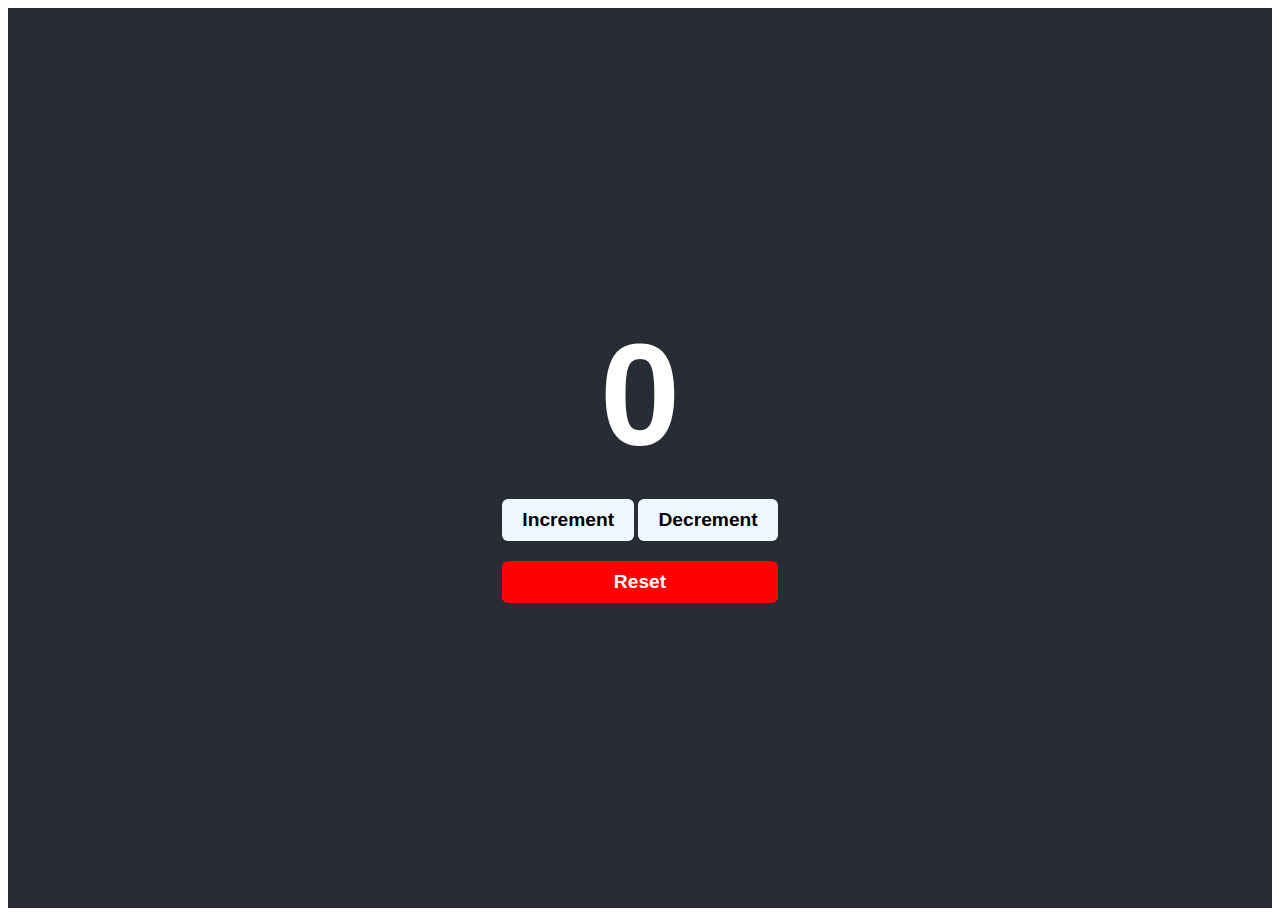
<file: project/index.html>
<!doctype html>
<html lang="en">
  <head>
    <meta charset="UTF-8" />
    <meta name="viewport" content="width=device-width, initial-scale=1.0" />
    <title>Document</title>
    <style>
      main {
        display: flex;
        flex-direction: column;
        align-items: center;
        justify-content: center;
        height: 100vh;
        gap: 20px;
        background-color: #282c34;
        color: white;
        font-family: Arial, sans-serif;
      }
      .value {
        font-size: 9rem;
        font-weight: bold;
      }
      .buttons {
        display: flex;
        gap: 20px;
        align-items: center;
        justify-content: center;
        flex-direction: column;
      }
      button {
        padding: 10px 20px;
        font-size: 1.2rem;
        cursor: pointer;
        background-color: aliceblue;
        border: none;
        border-radius: 6px;
        font-weight: bold;
        transition: background-color 0.3s;
      }
      button:hover {
        background-color: #d4e2e9;
      }
      .Reset {
        background-color: red;
        color: white;
        width: 100%;
      }
      .Reset:hover {
        background-color: darkred;
      }
    </style>
  </head>

  <body>
    <main>
      <div class="value">0</div>
      <div class="buttons">
        <div>
          <button class="Increment">Increment</button>
          <button class="Decrement">Decrement</button>
        </div>
        <button class="Reset">Reset</button>
      </div>
    </main>
    <script>
      // Selecting elements
      const valueEl = document.querySelector(".value");
      const incrementBtn = document.querySelector(".Increment");
      const decrementBtn = document.querySelector(".Decrement");
      const resetBtn = document.querySelector(".Reset");
      let counter = 0;
      // Update display function
      function updateDisplay() {
        valueEl.textContent = counter;
      }
      // Event listeners
      incrementBtn.addEventListener("click", () => {
        counter++;
        updateDisplay();
      });

      decrementBtn.addEventListener("click", () => {
        counter--;
        updateDisplay();
      });

      resetBtn.addEventListener("click", () => {
        counter = 0;
        updateDisplay();
      });
    </script>
  </body>
</html>
</file>
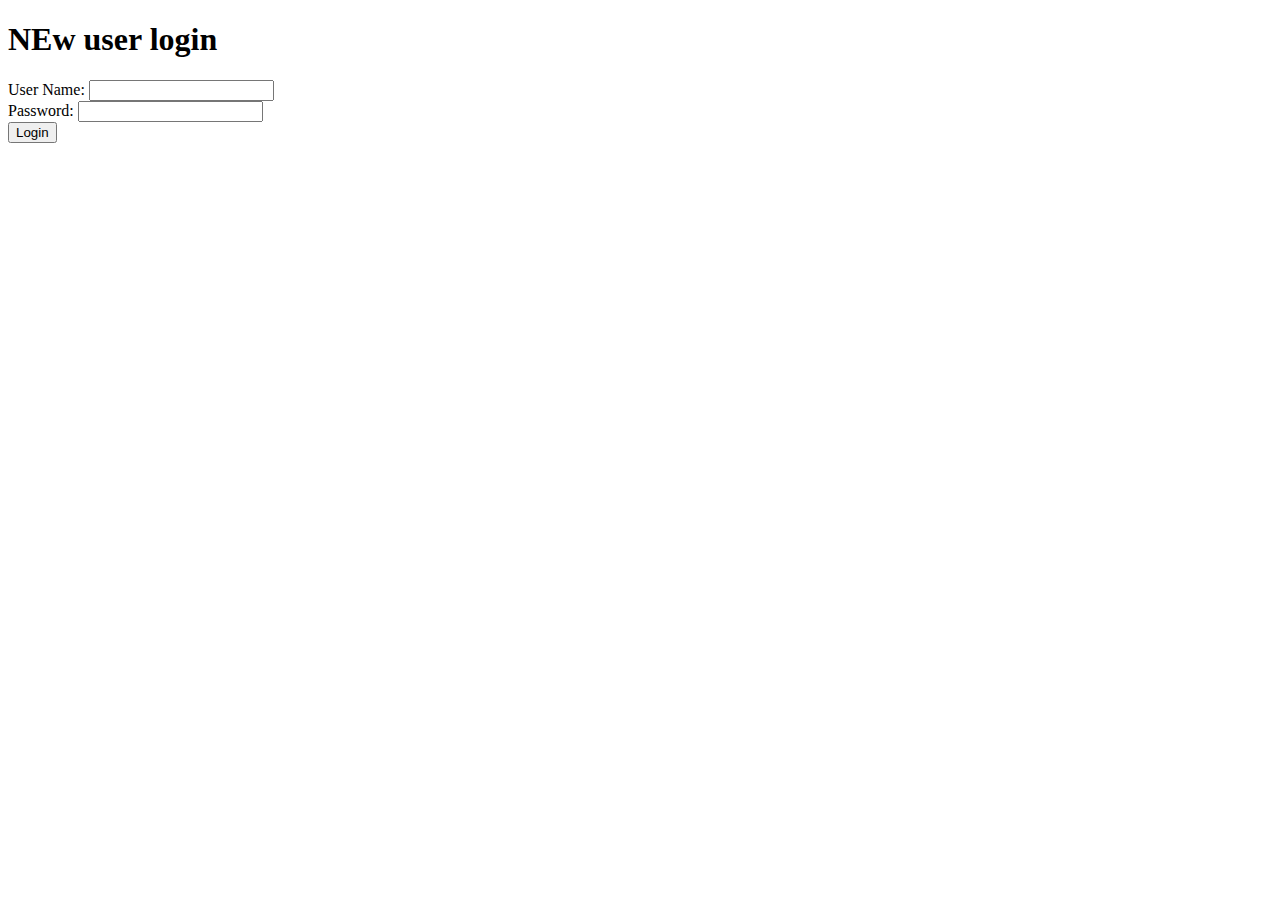
<file: student-project/bibak/index.html>
<!DOCTYPE html>
<html lang="en">
<head>
    <meta charset="UTF-8">
    <meta name="viewport" content="width=device-width, initial-scale=1.0">
    <title>Document</title>
</head>
<body>
    <h1>NEw user login</h1>

        <div class="user-name">
            <label for="username">User Name:</label>
            <input type="text" id="username" name="username">
        </div>
        <div class="password">
            <label for="password">Password:</label>
            <input type="password" id="password" name="password">
        </div>
        <div class="submit-btn">
            <input type="submit" value="Login" onclick="handleSubmit(event)">
        </div>
</body>
<script>
const Username = document.getElementById('username');
const Password = document.querySelector('.password input');
const SubmitBtn = document.querySelector('.submit-btn input');
const UserList = [];
const NewUser = {
    username: '',
    password: ''

};
function handleSubmit(e){
    e.preventDefault();
    
    NewUser.username = Username.value;
    NewUser.password = Password.value;
    console.log(NewUser);
    UserList.push([...Object.values(NewUser)]);
    console.log(UserList);
};

</script>
</html>
</file>
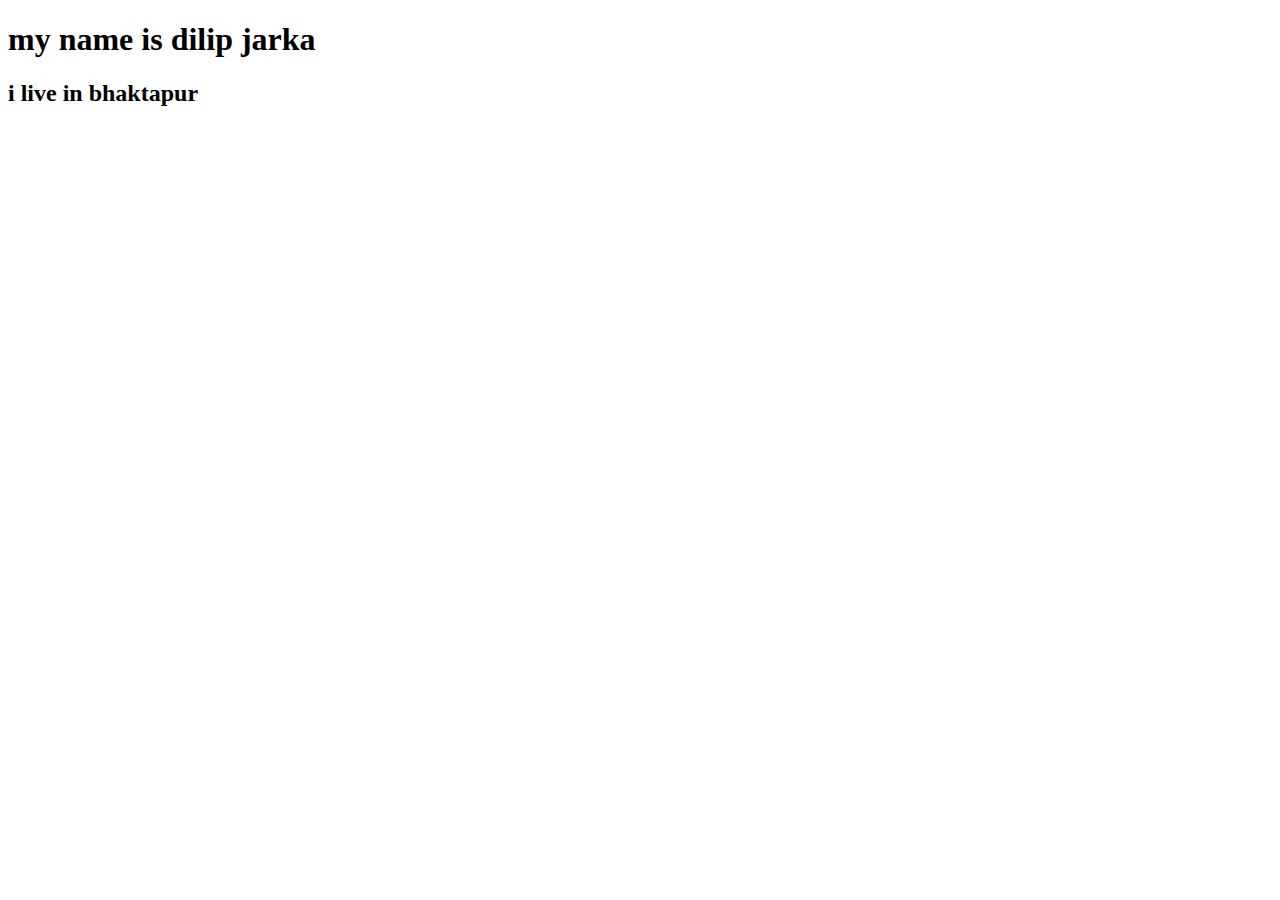
<file: student-project/dilip jarka/index.html>
<!DOCTYPE html>
<html lang="en">
<head>
    <meta charset="UTF-8">
    <meta name="viewport" content="width=device-width, initial-scale=1.0">
    <title>Document</title>
</head>
<body>
    <h1>my name is dilip jarka</h1>
    <h2>i live in bhaktapur</h2>
    
</body>
</html>
</file>
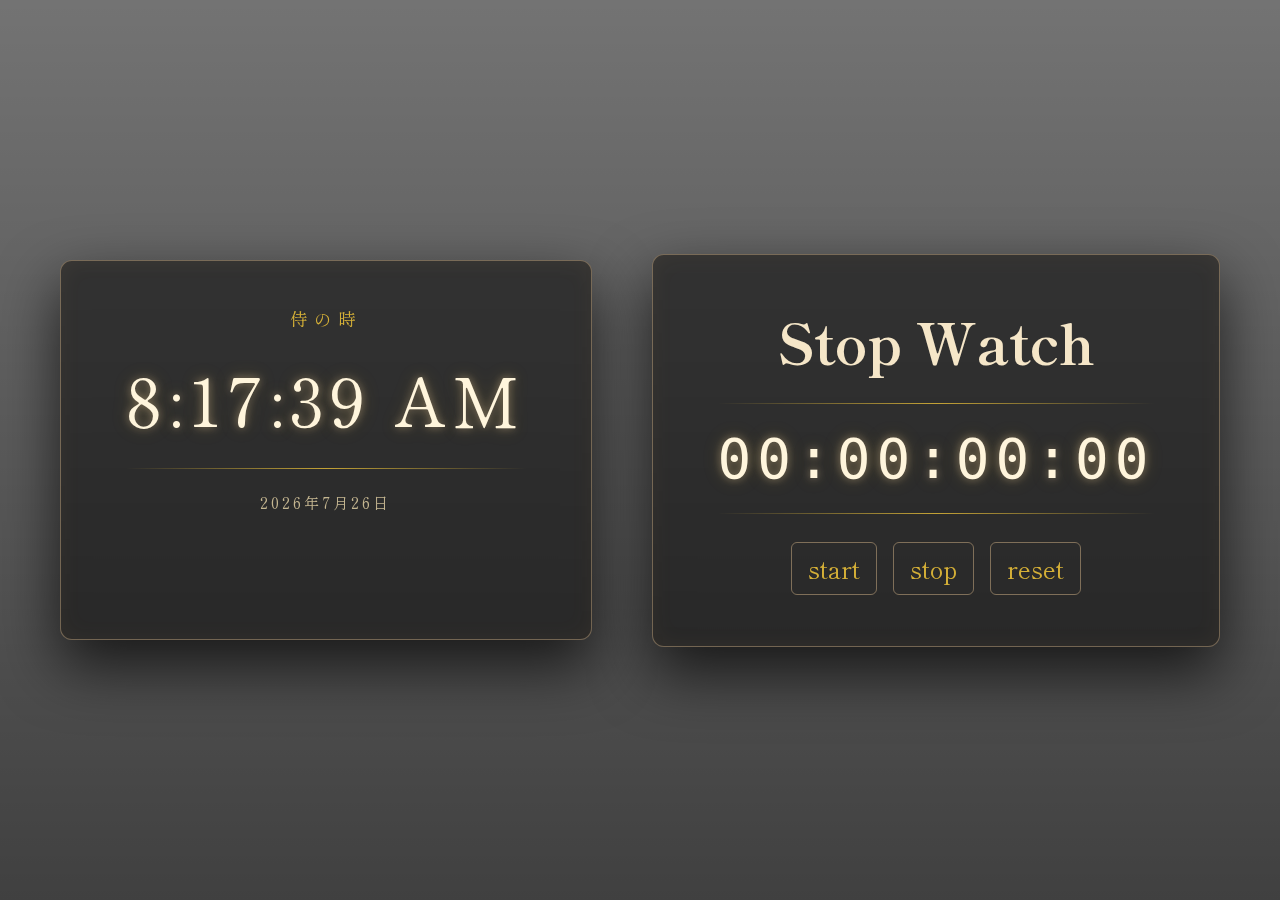
<file: student-project/dilip jarka/diliptodo/dilip alarm clockl/index.html>
<!DOCTYPE html>
<html lang="en">
<head>
  <meta charset="UTF-8">
  <title>Samurai Clock</title>

  <!-- Japanese-style font -->
  <link href="https://fonts.googleapis.com/css2?family=Shippori+Mincho+B1&display=swap" rel="stylesheet">

  <link rel="stylesheet" href="style.css">
</head>
<body>

  <div class="maincontainer">

    <!-- CLOCK -->
    <div class="clock-container">
      <div class="kanji">侍の時</div>
      <div class="time" id="time">00:00:00</div>
      <div class="divider"></div>
      <div class="date" id="date">---</div>
    </div>

    <!-- STOPWATCH -->
    <div class="stpbody">
      <div id="stpcont">
         <h1 id="H1">Stop Watch</h1>
         <div class="divider"></div>
        <div id="display">00:00:00:00</div>
        <div class="divider"></div>

        <div id="control">
          <button id="start">start</button>
          <button id="stop">stop</button>
          <button id="reset">reset</button>
        </div>
      </div>
    </div>

  </div>

  <script src="script.js"></script>
</body>
</html>
</file>
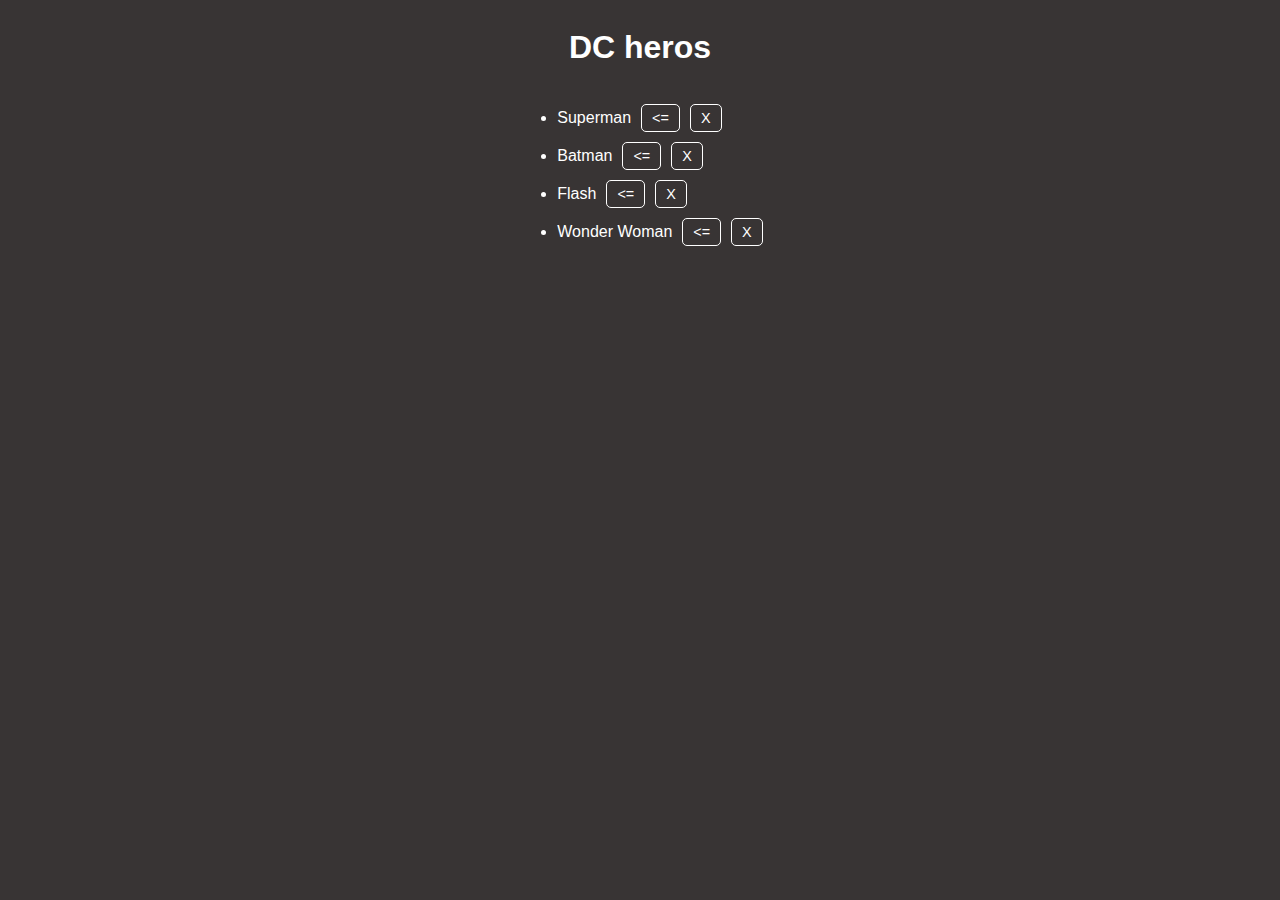
<file: advance/card.html>
<!doctype html>
<html lang="en">
  <head>
    <meta charset="UTF-8" />
    <meta name="viewport" content="width=device-width, initial-scale=1.0" />
    <title>Document</title>
    <style>
      body {
        font-family: Arial, sans-serif;
        background-color: #383434;
        color: #fff;
        display: flex;
        flex-direction: column;
        align-items: center;
        justify-content: center;
      }
      .lists {
        display: flex;
        align-items: center;
        gap: 10px;
        margin-bottom: 10px;
      }
      .edit,
      .delete {
        cursor: pointer;
        padding: 5px 10px;
        border: 1px solid #fff;
        border-radius: 5px;
        font-size: 0.9em;
      }
    </style>
  </head>
  <body>
    <h1>DC heros</h1>
    <ul class="container">
      <div class="lists">
        <li class="li-list">Superman</li>
        <div class="edit"><=</div>
        <div class="delete">X</div>
      </div>
    </ul>
  </body>
  <script>
    const container = document.querySelector(".container");
    // function addHeros(hero) {
    //   const listItem = document.createElement("li");
    //   listItem.classList.add("list");
    //   listItem.textContent = hero; //innerText innerHTML
    //   container.appendChild(listItem);
    // }
    addHeros("Batman");
    addHeros("Flash");
    addHeros("Wonder Woman");

    function addHeros(hero) {
      const listItem = ` <div class="lists">
        <li class="li-list">${hero}</li>
        <div class="edit"><=</div>
        <div class="delete">X</div>
      </div>`;
      container.innerHTML += listItem;
    }
    const lists = document.querySelectorAll(".lists");
    lists.forEach((list) => {
      const deleteBtn = list.querySelector(".delete");
      deleteBtn.addEventListener("click", () => {
        console.log("You clicked me");
        list.remove();
      });
      const editBtn = list.querySelector(".edit");
      console.log(list);
      //   editBtn.addEventListener("click", () => {
      //     const listItem = list.querySelector(".li-list");
      //     const newName = prompt("Enter new name", listItem.textContent);
      //     if (newName) {
      //       listItem.textContent = newName;
      //     }
      //   });

      //next way
      editBtn.addEventListener("click", () => {
        const listItem = list.querySelector(".li-list");
        const inputField = document.createElement("input");
        inputField.type = "text";
        inputField.value = listItem.textContent;
        console.log(inputField);
        // list.replaceChild(inputField, listItem);
        listItem.replaceWith(inputField);
        inputField.focus();
        inputField.addEventListener("keydown", (e) => {
          if (e.key === "Enter") {
            if (inputField.value.trim() !== "") {
              listItem.textContent = inputField.value;
              inputField.replaceWith(listItem);
            } else {
              alert("Name cannot be empty");
            }
          }
        });
      });
    });
  </script>
</html>
</file>
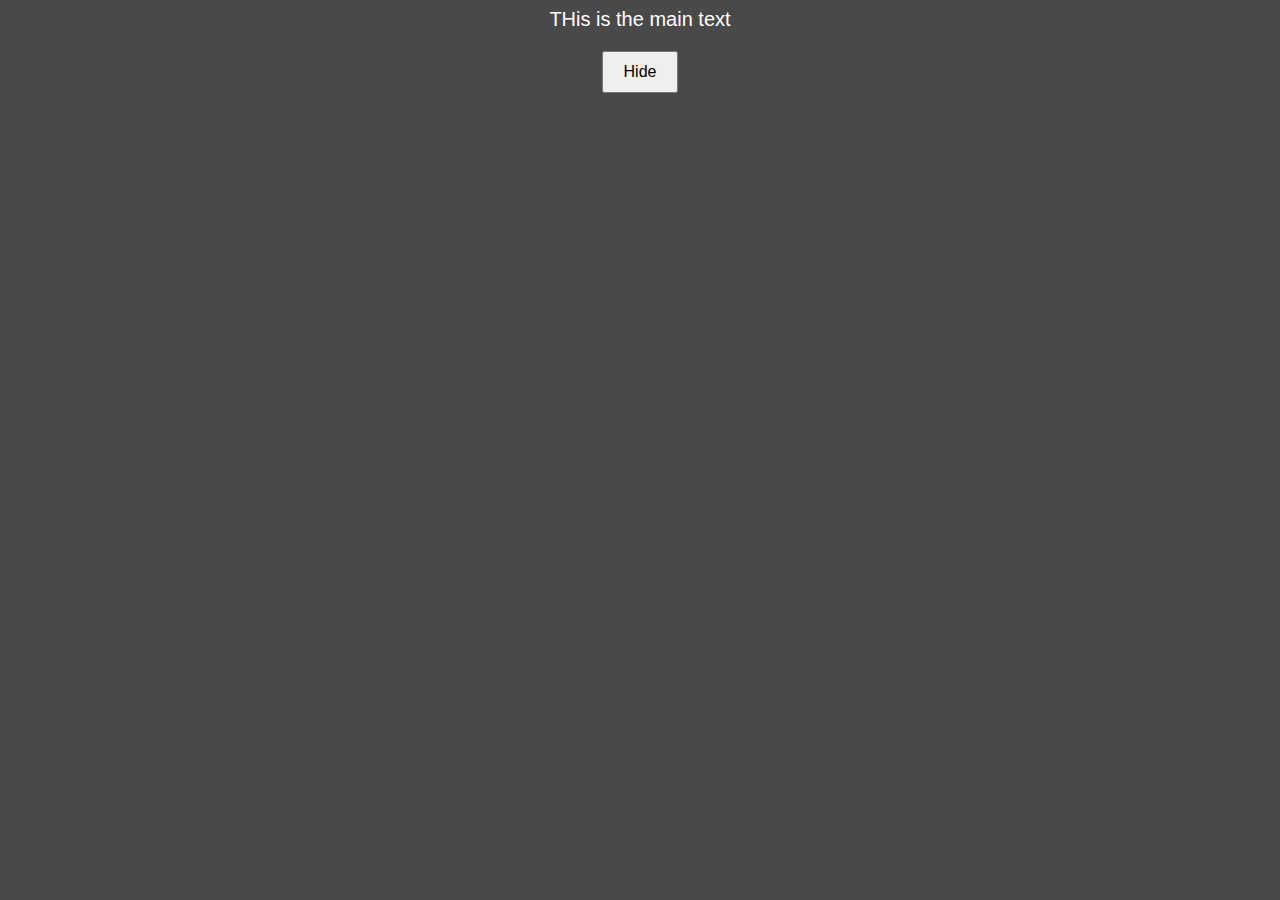
<file: advance/Dom.html>
<!doctype html>
<html lang="en">
  <head>
    <meta charset="UTF-8" />
    <title>DOM Manipulation</title>
    <style>
      .bro {
        display: none;
      }
      body {
        font-family: Arial, sans-serif;
        background-color: #494949;
        color: white;
      }
      .main,
      body {
        display: flex;
        flex-direction: column;
        align-items: center;
        justify-content: center;
      }
      button {
        padding: 10px 20px;
        font-size: 16px;
        margin-top: 20px;
        cursor: pointer;
      }
      .text {
        font-size: 20px;
      }
    </style>
  </head>
  <body>
    <div class="main">
      <div class="text">THis is the main text</div>
      <button>Hide</button>
    </div>
  </body>
  <script>
    const buttons = document.querySelector("button");
    const text = document.querySelector(".text");

    buttons.addEventListener("click", () => {
      text.classList.toggle("bro");
      if (text.classList.contains("bro")) {
        buttons.textContent = "show";
      } else {
        buttons.textContent = "hide";
      }
    });
  </script>
</html>
</file>
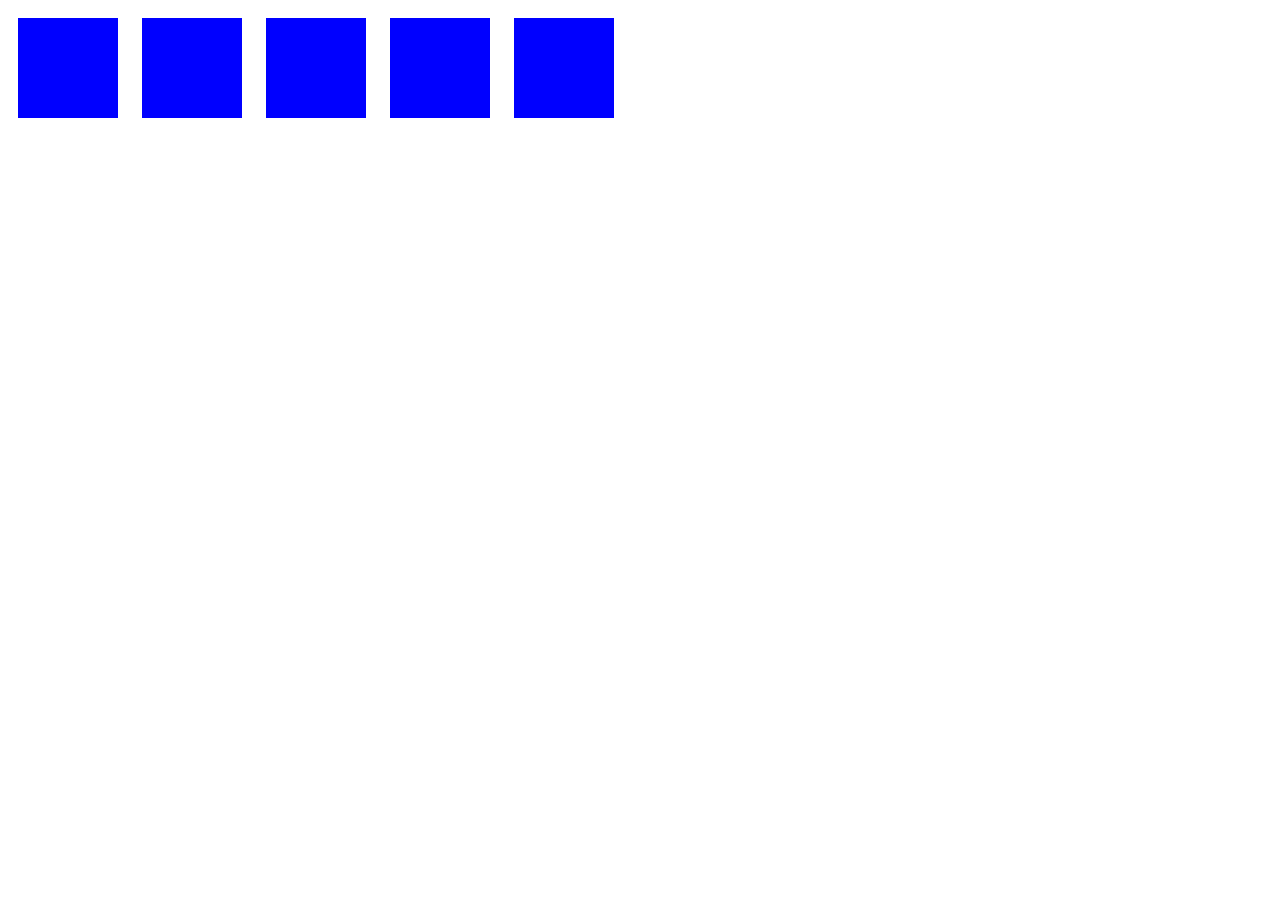
<file: project/clouser.html>
<!DOCTYPE html>
<html lang="en">
<head>
    <meta charset="UTF-8">
    <meta name="viewport" content="width=device-width, initial-scale=1.0">
    <title>Document</title>
    <style>
        .box{
            width: 100px;
            height: 100px;
            background-color: blue;
            margin: 10px;
            border: none;
            outline: none;
            cursor: pointer;
        }
  
    </style>
</head>
<body>
    <button class="box"></button>
    <button class="box"></button>
    <button class="box"></button>
    <button class="box"></button>
    <button class="box"></button>
</body>
<script>
    const boxes = document.querySelectorAll('.box');
    boxes.forEach((box)=>{
        box.addEventListener('click',()=>{
            box.style.backgroundColor = getRandomColor();
        });
    });
    function getRandomColor(){
        const letters = "0123456789ABCDEF";
        let color = "#";
        for(let i=0;i<6;i++){
            color += letters[Math.floor(Math.random()*16)];
        }
        return color;
    }
</script>
</html>
</file>
<file: student-project/dilip jarka/diliptodo/dilip alarm clockl/style.css>
* {
  box-sizing: border-box;
}

body {
  margin: 0;
  height: 100vh;

  background:
    linear-gradient(rgba(0, 0, 0, 0.55), rgba(0, 0, 0, 0.75)),
    url("https://img.freepik.com/premium-photo/stunning-portrait-samurai_1073926-201.jpg?w=2000")
    center / cover no-repeat;

  display: flex;
  justify-content: center;
  align-items: center;

  font-family: 'Shippori Mincho B1', serif;
  color: #f5e6c8;
}

/* MAIN LAYOUT */
.maincontainer {
  display: flex;
  gap: 60px;
  align-items: center;
}

/* CLOCK CARD */
.clock-container {
  display: flex;
  flex-direction: column;
  min-width: 380px;
  min-height: 380px;
  padding: 45px 65px;

  background: rgba(10, 10, 10, 0.55);
  backdrop-filter: blur(12px);

  border: 1px solid rgba(255, 215, 160, 0.35);
  border-radius: 12px;

  box-shadow:
    0 25px 60px rgba(0, 0, 0, 0.7),
    inset 0 0 25px rgba(255, 200, 120, 0.05);

  text-align: center;
}

.kanji {
  font-size: 1.1rem;
  letter-spacing: 6px;
  color: #d4af37;
  margin-bottom: 18px;
}

.time {
  font-size: 4.2rem;
  letter-spacing: 6px;
  color: #fff5dc;

  text-shadow:
    0 0 8px rgba(255, 220, 170, 0.4),
    0 0 18px rgba(212, 175, 55, 0.25);
}

.divider {
  width: 100%;
  height: 1px;
  margin: 22px 0;

  background: linear-gradient(
    to right,
    transparent,
    rgba(212, 175, 55, 0.9),
    transparent
  );
}

.date {
  font-size: 0.95rem;
  letter-spacing: 3px;
  color: #e0cfa3;
  opacity: 0.85;
}

/* STOPWATCH SECTION */
.stpbody {
  display: flex;
  flex-direction: column;
  align-items: center;
  gap: 20px;
}

#H1 {
  font-size: 3.5rem;
  margin: 0;
}

/* STOPWATCH CARD */
#stpcont {
  min-width: 380px;
  min-height: 380px;
  padding: 45px 65px;

  background: rgba(10, 10, 10, 0.55);
  backdrop-filter: blur(12px);

  border: 1px solid rgba(255, 215, 160, 0.35);
  border-radius: 12px;

  box-shadow:
    0 25px 60px rgba(0, 0, 0, 0.7),
    inset 0 0 25px rgba(255, 200, 120, 0.05);

  text-align: center;
}

#display {
  font-size: 3.5rem;
  letter-spacing: 6px;
  font-family: monospace;

  color: #fff5dc;

  text-shadow:
    0 0 8px rgba(255, 220, 170, 0.4),
    0 0 18px rgba(212, 175, 55, 0.25);
}

#control button {
  background: transparent;
  color: #d4af37;
  border: 1px solid rgba(255, 215, 160, 0.4);
  padding: 8px 16px;
  margin: 6px;
  font-family: inherit;
  cursor: pointer;
  border-radius: 6px;
}
#control button {
  font-size: 1.5rem;
  justify-content: center;
  align-items: center;
}
#control button:hover {
  background: rgba(212, 175, 55, 0.15);
}
</file>
